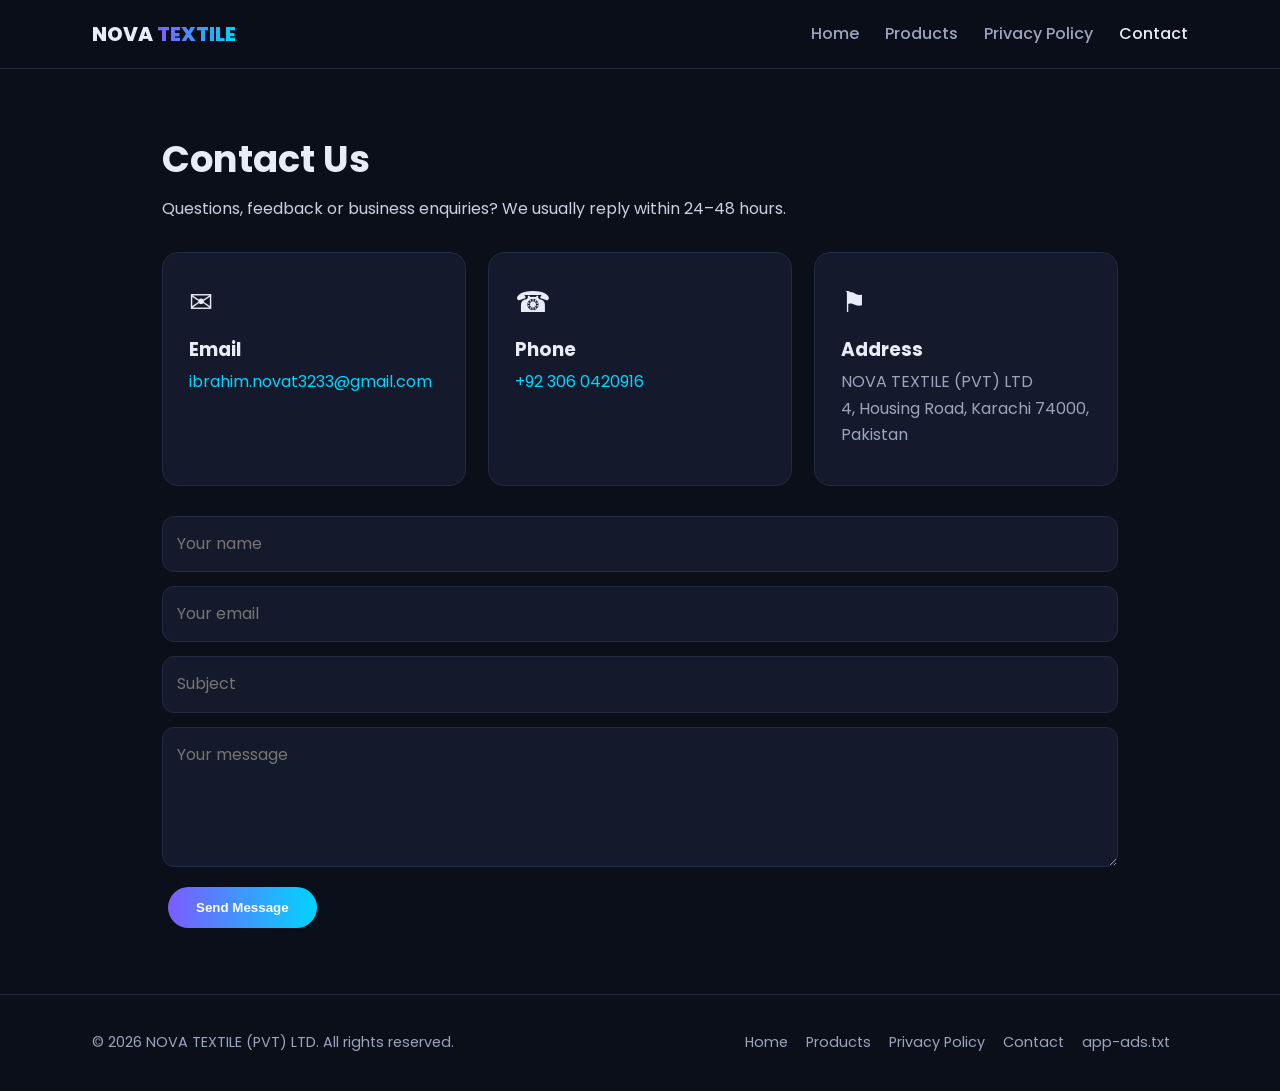
<file: contact.html>
<!DOCTYPE html>
<html lang="en"><head><meta charset="utf-8"><meta name="viewport" content="width=device-width,initial-scale=1">
<title>Contact | Nova Textile Games</title><meta name="description" content="Contact Nova Textile Private Limited for support, feedback or business enquiries.">
<link rel="icon" href="https://play-lh.googleusercontent.com/hY5-0TDt_OPIEeI8uXJHG50VGYpHzbFaAMYnwv74VpZf1BupLlyLR0d1Dz0zLzbvJj1UOPEh-DrayBoKO2Mj=w64">
<link href="https://fonts.googleapis.com/css2?family=Poppins:wght@400;500;600;800&display=swap" rel="stylesheet">
<link rel="stylesheet" href="style.css"></head><body>
<header><div class="wrap nav"><a class="logo" href="index.html">NOVA <span>TEXTILE</span></a>
<button id="mt" onclick="document.querySelector('nav').classList.toggle('open')" aria-label="Menu">&#9776;</button><nav><a href="index.html">Home</a><a href="products.html">Products</a><a href="privacy-policy.html">Privacy Policy</a><a href="contact.html" class=on>Contact</a></nav></div></header>

<div class="doc" style="max-width:1000px"><h1>Contact Us</h1><p>Questions, feedback or business enquiries? We usually reply within 24&ndash;48 hours.</p>
<div class="cgrid" style="margin-top:30px"><div class="ci"><div class="e">&#9993;</div><h3>Email</h3><p><a href="mailto:ibrahim.novat3233@gmail.com">ibrahim.novat3233@gmail.com</a></p></div>
<div class="ci"><div class="e">&#9742;</div><h3>Phone</h3><p><a href="tel:+923060420916">+92 306 0420916</a></p></div>
<div class="ci"><div class="e">&#9873;</div><h3>Address</h3><p>NOVA TEXTILE (PVT) LTD<br>4, Housing Road, Karachi 74000, Pakistan</p></div></div>
<form onsubmit="event.preventDefault();var f=this;location.href='mailto:ibrahim.novat3233@gmail.com?subject='+encodeURIComponent(f.s.value)+'&body='+encodeURIComponent(f.m.value+'\n\n'+f.n.value+' <'+f.e.value+'>')">
<input name="n" placeholder="Your name" required><input name="e" type="email" placeholder="Your email" required><input name="s" placeholder="Subject" required><textarea name="m" placeholder="Your message" required></textarea><button class="btn" type="submit">Send Message</button></form></div>

<footer><div class="wrap fr"><div>&copy; 2026 NOVA TEXTILE (PVT) LTD. All rights reserved.</div><div><a href="index.html">Home</a><a href="products.html">Products</a><a href="privacy-policy.html">Privacy Policy</a><a href="contact.html">Contact</a><a href="app-ads.txt">app-ads.txt</a></div></div></footer>
</body></html>
</file>
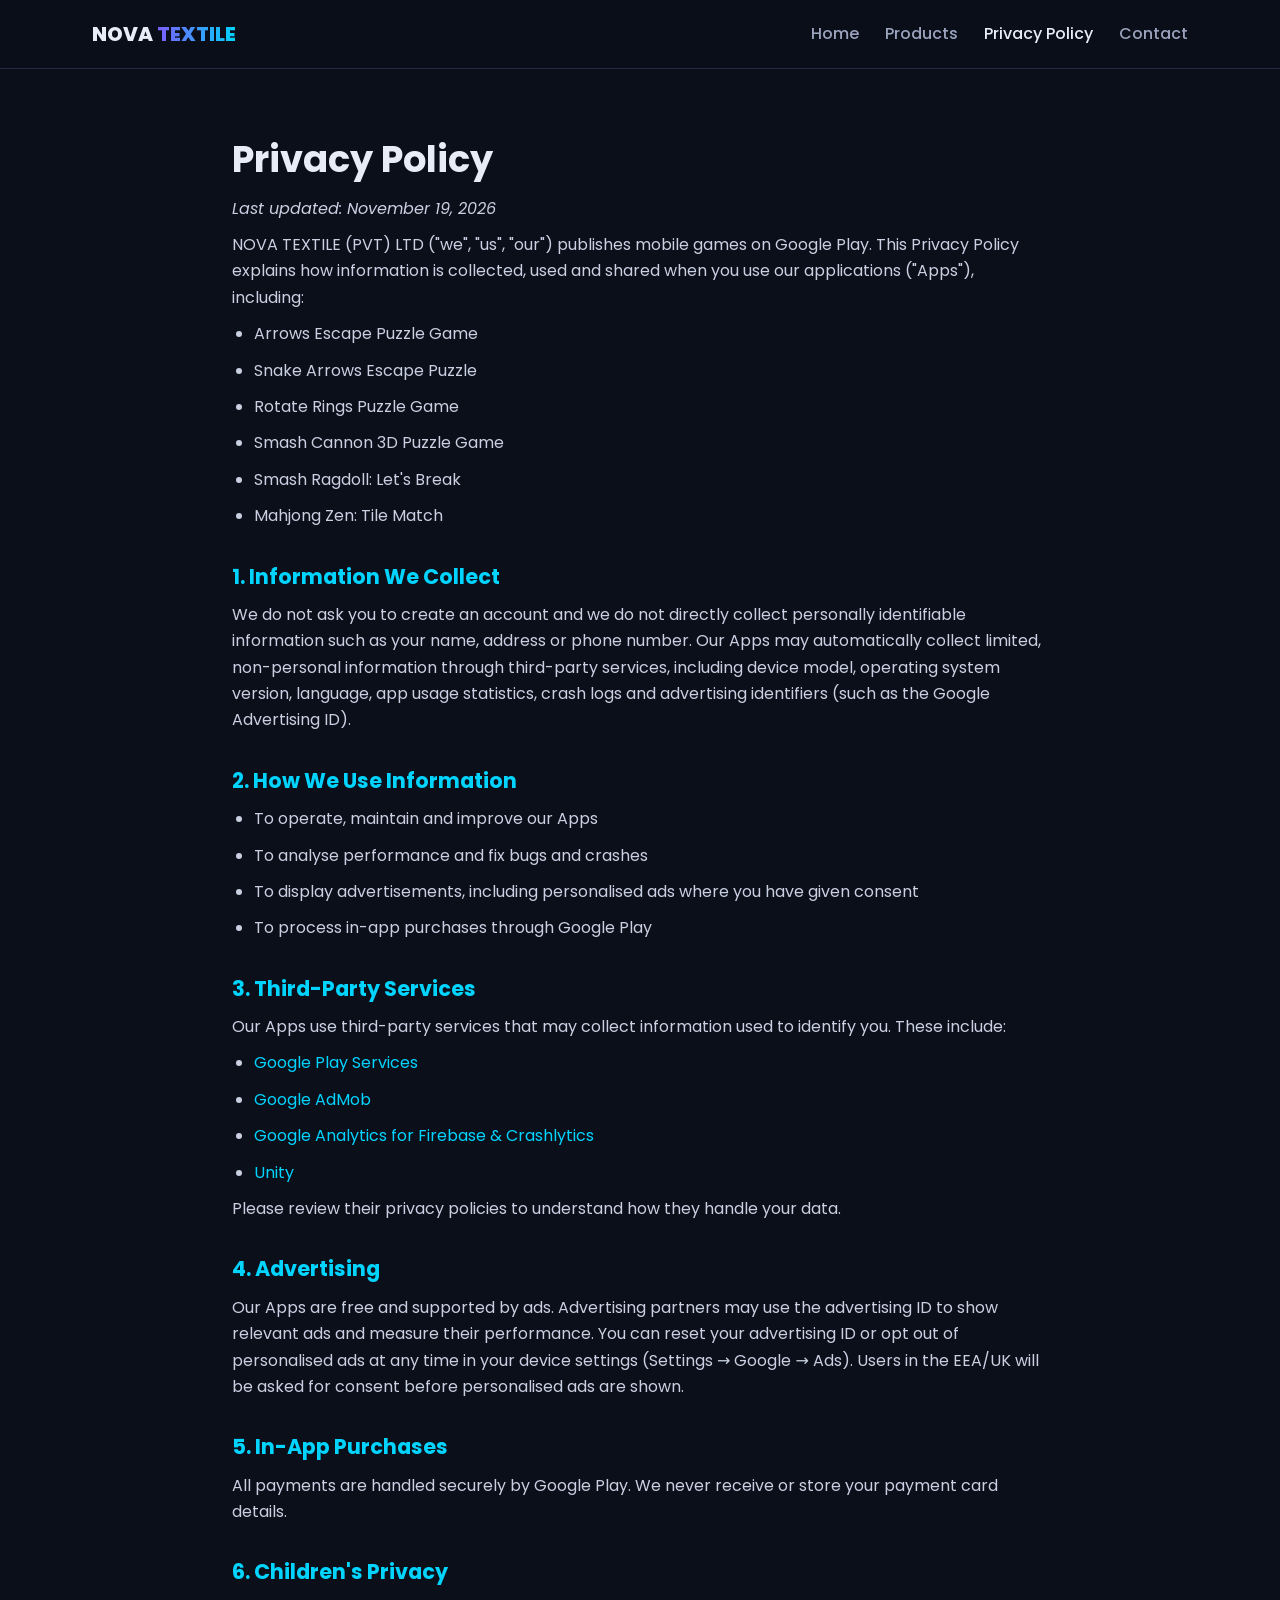
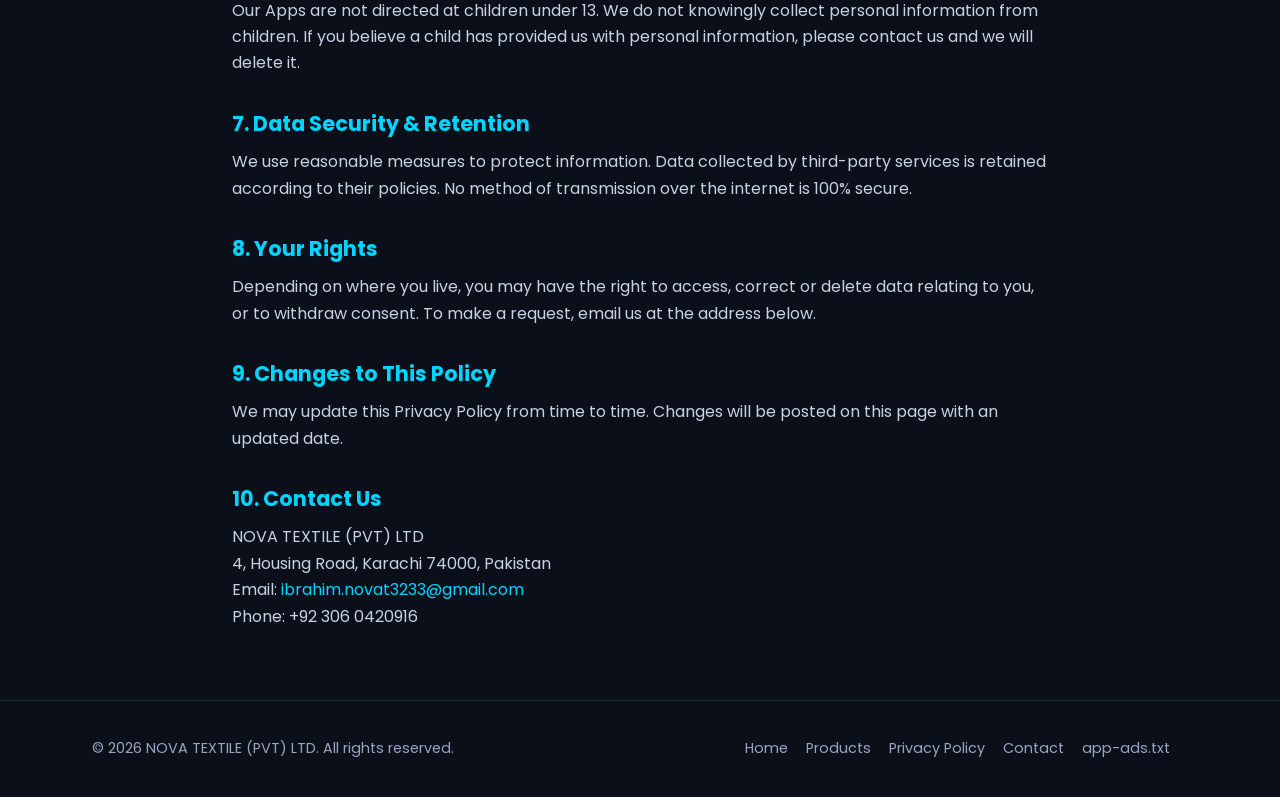
<file: privacy-policy.html>
<!DOCTYPE html>
<html lang="en"><head><meta charset="utf-8"><meta name="viewport" content="width=device-width,initial-scale=1">
<title>Privacy Policy | Nova Textile Games</title><meta name="description" content="Privacy Policy for games and apps published by Nova Textile Private Limited.">
<link rel="icon" href="https://play-lh.googleusercontent.com/hY5-0TDt_OPIEeI8uXJHG50VGYpHzbFaAMYnwv74VpZf1BupLlyLR0d1Dz0zLzbvJj1UOPEh-DrayBoKO2Mj=w64">
<link href="https://fonts.googleapis.com/css2?family=Poppins:wght@400;500;600;800&display=swap" rel="stylesheet">
<link rel="stylesheet" href="style.css"></head><body>
<header><div class="wrap nav"><a class="logo" href="index.html">NOVA <span>TEXTILE</span></a>
<button id="mt" onclick="document.querySelector('nav').classList.toggle('open')" aria-label="Menu">&#9776;</button><nav><a href="index.html">Home</a><a href="products.html">Products</a><a href="privacy-policy.html" class=on>Privacy Policy</a><a href="contact.html">Contact</a></nav></div></header>

<div class="doc"><h1>Privacy Policy</h1><p><em>Last updated: November 19, 2026</em></p>
<p>NOVA TEXTILE (PVT) LTD ("we", "us", "our") publishes mobile games on Google Play. This Privacy Policy explains how information is collected, used and shared when you use our applications ("Apps"), including:</p><ul><li>Arrows Escape Puzzle Game</li><li>Snake Arrows Escape Puzzle</li><li>Rotate Rings Puzzle Game</li><li>Smash Cannon 3D Puzzle Game</li><li>Smash Ragdoll: Let's Break</li><li>Mahjong Zen: Tile Match</li></ul>
<h2>1. Information We Collect</h2><p>We do not ask you to create an account and we do not directly collect personally identifiable information such as your name, address or phone number. Our Apps may automatically collect limited, non-personal information through third-party services, including device model, operating system version, language, app usage statistics, crash logs and advertising identifiers (such as the Google Advertising ID).</p>
<h2>2. How We Use Information</h2><ul><li>To operate, maintain and improve our Apps</li><li>To analyse performance and fix bugs and crashes</li><li>To display advertisements, including personalised ads where you have given consent</li><li>To process in-app purchases through Google Play</li></ul>
<h2>3. Third-Party Services</h2><p>Our Apps use third-party services that may collect information used to identify you. These include:</p><ul><li><a href="https://policies.google.com/privacy" target="_blank" rel="noopener">Google Play Services</a></li><li><a href="https://support.google.com/admob/answer/6128543" target="_blank" rel="noopener">Google AdMob</a></li><li><a href="https://firebase.google.com/support/privacy" target="_blank" rel="noopener">Google Analytics for Firebase &amp; Crashlytics</a></li><li><a href="https://unity.com/legal/privacy-policy" target="_blank" rel="noopener">Unity</a></li></ul><p>Please review their privacy policies to understand how they handle your data.</p>
<h2>4. Advertising</h2><p>Our Apps are free and supported by ads. Advertising partners may use the advertising ID to show relevant ads and measure their performance. You can reset your advertising ID or opt out of personalised ads at any time in your device settings (Settings &rarr; Google &rarr; Ads). Users in the EEA/UK will be asked for consent before personalised ads are shown.</p>
<h2>5. In-App Purchases</h2><p>All payments are handled securely by Google Play. We never receive or store your payment card details.</p>
<h2>6. Children's Privacy</h2><p>Our Apps are not directed at children under 13. We do not knowingly collect personal information from children. If you believe a child has provided us with personal information, please contact us and we will delete it.</p>
<h2>7. Data Security &amp; Retention</h2><p>We use reasonable measures to protect information. Data collected by third-party services is retained according to their policies. No method of transmission over the internet is 100% secure.</p>
<h2>8. Your Rights</h2><p>Depending on where you live, you may have the right to access, correct or delete data relating to you, or to withdraw consent. To make a request, email us at the address below.</p>
<h2>9. Changes to This Policy</h2><p>We may update this Privacy Policy from time to time. Changes will be posted on this page with an updated date.</p>
<h2>10. Contact Us</h2><p>NOVA TEXTILE (PVT) LTD<br>4, Housing Road, Karachi 74000, Pakistan<br>Email: <a href="mailto:ibrahim.novat3233@gmail.com">ibrahim.novat3233@gmail.com</a><br>Phone: +92 306 0420916</p></div>

<footer><div class="wrap fr"><div>&copy; 2026 NOVA TEXTILE (PVT) LTD. All rights reserved.</div><div><a href="index.html">Home</a><a href="products.html">Products</a><a href="privacy-policy.html">Privacy Policy</a><a href="contact.html">Contact</a><a href="app-ads.txt">app-ads.txt</a></div></div></footer>
</body></html>
</file>
<file: style.css>
:root{--bg:#0b0f1a;--card:#141a2b;--line:#232b42;--text:#e8ecf6;--muted:#9aa4bd;--a:#7c5cff;--b:#00d4ff}
*{box-sizing:border-box;margin:0;padding:0}
body{font-family:Poppins,system-ui,sans-serif;background:var(--bg);color:var(--text);line-height:1.65}
a{color:var(--b);text-decoration:none}
.wrap{max-width:1140px;margin:0 auto;padding:0 22px}
header{position:sticky;top:0;z-index:9;background:rgba(11,15,26,.85);backdrop-filter:blur(10px);border-bottom:1px solid var(--line)}
.nav{display:flex;align-items:center;justify-content:space-between;height:68px}
.logo{font-weight:800;font-size:1.25rem;color:var(--text)}
.logo span{background:linear-gradient(90deg,var(--a),var(--b));-webkit-background-clip:text;background-clip:text;color:transparent}
nav a{color:var(--muted);margin-left:26px;font-weight:500}
nav a:hover,nav a.on{color:var(--text)}
#mt{display:none;background:none;border:0;color:var(--text);font-size:1.6rem;cursor:pointer}
.hero{padding:96px 0 80px;text-align:center;background:radial-gradient(circle at 20% 10%,rgba(124,92,255,.25),transparent 45%),radial-gradient(circle at 85% 30%,rgba(0,212,255,.18),transparent 45%)}
.hero h1{font-size:clamp(2.1rem,5vw,3.6rem);line-height:1.15;font-weight:800}
.hero h1 b{background:linear-gradient(90deg,var(--a),var(--b));-webkit-background-clip:text;background-clip:text;color:transparent}
.hero p{color:var(--muted);max-width:640px;margin:20px auto 34px;font-size:1.08rem}
.btn{display:inline-block;padding:13px 28px;border-radius:40px;font-weight:600;background:linear-gradient(90deg,var(--a),var(--b));color:#fff;margin:6px}
.btn.o{background:none;border:1px solid var(--line);color:var(--text)}
section{padding:70px 0}
h2.t{text-align:center;font-size:2rem;margin-bottom:10px}
p.s{text-align:center;color:var(--muted);margin-bottom:44px}
.grid{display:grid;grid-template-columns:repeat(auto-fill,minmax(310px,1fr));gap:24px}
.card{background:var(--card);border:1px solid var(--line);border-radius:18px;overflow:hidden;transition:.25s}
.card:hover{transform:translateY(-6px);border-color:var(--a)}
.card .ban{width:100%;aspect-ratio:16/9;object-fit:cover;display:block}
.card .bd{padding:18px;display:flex;gap:14px;align-items:flex-start}
.card .ic{width:58px;height:58px;border-radius:14px;flex:none}
.card h3{font-size:1.05rem}
.card .tag{font-size:.78rem;color:var(--b)}
.card p{color:var(--muted);font-size:.9rem;margin:6px 0 12px}
.card .gp{font-size:.88rem;font-weight:600}
.stats{display:grid;grid-template-columns:repeat(auto-fit,minmax(200px,1fr));gap:20px;text-align:center}
.stat{background:var(--card);border:1px solid var(--line);border-radius:16px;padding:28px}
.stat b{display:block;font-size:2.2rem;background:linear-gradient(90deg,var(--a),var(--b));-webkit-background-clip:text;background-clip:text;color:transparent}
.stat span{color:var(--muted)}
.doc{max-width:860px;margin:0 auto;padding:60px 22px}
.doc h1{font-size:2.3rem;margin-bottom:6px}
.doc h2{font-size:1.3rem;margin:30px 0 8px;color:var(--b)}
.doc p,.doc li{color:#c9d0e2;margin-bottom:10px}
.doc ul{padding-left:22px}
.cgrid{display:grid;grid-template-columns:repeat(auto-fit,minmax(250px,1fr));gap:22px}
.ci{background:var(--card);border:1px solid var(--line);border-radius:16px;padding:26px}
.ci .e{font-size:1.8rem}
.ci h3{margin:8px 0 4px}
.ci p{color:var(--muted);word-break:break-word}
form{display:grid;gap:14px;margin-top:30px}
input,textarea{width:100%;padding:14px;border-radius:12px;border:1px solid var(--line);background:var(--card);color:var(--text);font:inherit}
textarea{min-height:140px}
form .btn{border:0;cursor:pointer;justify-self:start}
footer{border-top:1px solid var(--line);padding:36px 0;color:var(--muted);font-size:.9rem}
.fr{display:flex;flex-wrap:wrap;justify-content:space-between;gap:14px}
footer a{color:var(--muted);margin-right:18px}
@media(max-width:760px){#mt{display:block}nav{display:none;position:absolute;top:68px;left:0;right:0;background:var(--bg);border-bottom:1px solid var(--line);padding:10px 22px}nav.open{display:block}nav a{display:block;margin:12px 0}}
</file>
